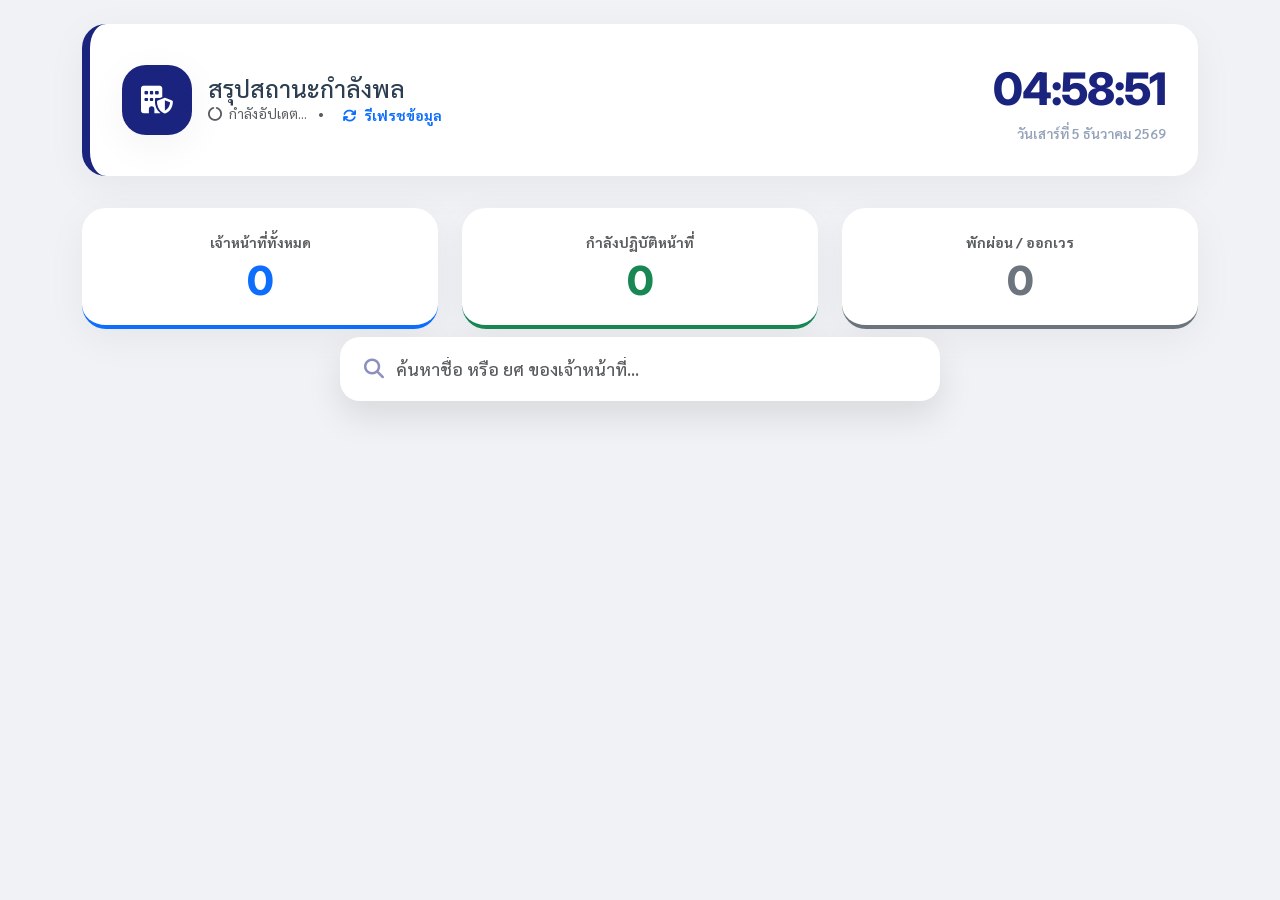
<file: dashboard.html>
<!DOCTYPE html>
<html lang="th">

<head>
    <meta charset="UTF-8">
    <meta name="viewport" content="width=device-width, initial-scale=1.0">
    <title>สถานะการปฏิบัติงาน | Police Status Dashboard</title>
    <!-- Bootstrap 5 CSS -->
    <link href="https://cdn.jsdelivr.net/npm/bootstrap@5.3.0/dist/css/bootstrap.min.css" rel="stylesheet">
    <!-- Google Fonts -->
    <link
        href="https://fonts.googleapis.com/css2?family=Sarabun:wght@300;400;500;600;700;800&family=Inter:wght@400;500;600;700;800&display=swap"
        rel="stylesheet">
    <!-- Font Awesome -->
    <link rel="stylesheet" href="https://cdnjs.cloudflare.com/ajax/libs/font-awesome/6.4.0/css/all.min.css">

    <style>
        :root {
            --police-blue: #1a237e;
            --police-light: #e8eaf6;
            --accent-gold: #ffd700;
            --bg-soft: #f0f2f5;
            --card-radius: 24px;
            --deep-shadow: 0 10px 40px rgba(0, 0, 0, 0.05);
            --on-duty-color: #2e7d32;
            --off-duty-color: #78909c;
        }

        body {
            font-family: 'Sarabun', sans-serif;
            background-color: var(--bg-soft);
            color: #2c3e50;
            min-height: 100vh;
        }

        /* ══ DASHBOARD COMPONENTS ══ */
        .p-card {
            background: #ffffff;
            border-radius: var(--card-radius);
            border: none;
            box-shadow: var(--deep-shadow);
            transition: all 0.3s ease;
        }

        .dashboard-header {
            background: #ffffff;
            border-radius: var(--card-radius);
            padding: 2rem;
            margin-bottom: 2rem;
            box-shadow: var(--deep-shadow);
            border-left: 8px solid var(--police-blue);
        }

        .clock-time {
            font-family: 'Inter', sans-serif;
            font-size: 2.8rem;
            font-weight: 800;
            color: var(--police-blue);
            letter-spacing: -1px;
        }

        /* ══ STATS ══ */
        .stat-card {
            padding: 1.5rem;
            text-align: center;
        }

        .stat-value {
            font-size: 2.5rem;
            font-weight: 800;
            line-height: 1;
            font-family: 'Inter', sans-serif;
        }

        /* ══ OFFICER GRID ══ */
        .officer-card {
            height: 100%;
            padding: 1.5rem;
            position: relative;
            overflow: hidden;
            border-top: 4px solid transparent;
        }

        .officer-card.on-duty {
            border-top-color: var(--on-duty-color);
        }

        .card-avatar {
            width: 60px;
            height: 60px;
            border-radius: 18px;
            background: var(--police-light);
            display: flex;
            align-items: center;
            justify-content: center;
            font-size: 1.5rem;
            color: var(--police-blue);
            margin-bottom: 1rem;
        }

        .status-badge {
            padding: 0.5rem 1rem;
            border-radius: 12px;
            font-weight: 700;
            font-size: 0.85rem;
            display: inline-flex;
            align-items: center;
            gap: 6px;
        }

        .badge-on {
            background: #e8f5e9;
            color: var(--on-duty-color);
        }

        .badge-off {
            background: #f1f5f9;
            color: var(--off-duty-color);
        }

        /* ══ ANIMATIONS ══ */
        .pulse-green {
            width: 8px;
            height: 8px;
            background: var(--on-duty-color);
            border-radius: 50%;
            display: inline-block;
            animation: pulse-dot 1.5s infinite;
        }

        @keyframes pulse-dot {
            0% {
                transform: scale(0.95);
                box-shadow: 0 0 0 0 rgba(46, 125, 50, 0.7);
            }

            70% {
                transform: scale(1);
                box-shadow: 0 0 0 10px rgba(46, 125, 50, 0);
            }

            100% {
                transform: scale(0.95);
                box-shadow: 0 0 0 0 rgba(46, 125, 50, 0);
            }
        }

        /* ══ SEARCH ══ */
        .search-container {
            max-width: 600px;
            margin: -1rem auto 2rem;
            position: relative;
            z-index: 10;
        }

        .search-input {
            border-radius: 20px;
            padding: 1.2rem 1.5rem 1.2rem 3.5rem;
            border: none;
            box-shadow: 0 15px 35px rgba(0, 0, 0, 0.1);
            font-size: 1.1rem;
            font-weight: 500;
        }

        .search-icon {
            position: absolute;
            left: 1.5rem;
            top: 50%;
            transform: translateY(-50%);
            color: var(--police-blue);
            opacity: 0.5;
        }

        /* ══ REFRESH BAR ══ */
        .sync-indicator {
            font-size: 0.85rem;
            color: #94a3b8;
            font-weight: 600;
        }

        #loadingScreen {
            position: fixed;
            top: 0;
            left: 0;
            width: 100%;
            height: 100%;
            background: rgba(255, 255, 255, 0.88);
            backdrop-filter: blur(8px);
            -webkit-backdrop-filter: blur(8px);
            display: none;
            flex-direction: column;
            align-items: center;
            justify-content: center;
            z-index: 99999;
            pointer-events: all;
            cursor: wait;
        }

        .spinner-premium {
            width: 50px;
            height: 50px;
            border: 4px solid var(--police-light);
            border-top: 4px solid var(--police-blue);
            border-radius: 50%;
            animation: spin 1s infinite linear;
        }

        @keyframes spin {
            100% {
                transform: rotate(360deg);
            }
        }
    </style>
</head>

<body>

    <div id="loadingScreen">
        <div class="spinner-premium"></div>
        <div class="mt-3 font-inter small fw-bold text-muted">SYNCING DATA...</div>
    </div>

    <div class="container py-4">
        <!-- Header -->

        <div class="dashboard-header d-flex flex-column flex-md-row align-items-center justify-content-between">
            <div class="d-flex align-items-center mb-4 mb-md-0">
                <div class="p-card me-3 d-flex align-items-center justify-content-center"
                    style="width: 70px; height: 70px; background: var(--police-blue); color: white;">
                    <i class="fa-solid fa-building-shield fs-3"></i>
                </div>
                <div>
                    <h1 class="h4 fw-800 mb-0">สรุปสถานะกำลังพล</h1>
                    <p class="mb-0 text-muted small fw-600">
                        <span id="lastUpdate">กำลังอัปเดต...</span>
                        <span class="mx-2">•</span>
                        <button class="btn btn-sm btn-outline-primary border-0 py-0 px-2 fw-bold"
                            onclick="fetchData(true)">
                            <i id="refreshIcon" class="fa-solid fa-arrows-rotate me-1"></i> รีเฟรชข้อมูล
                        </button>
                    </p>
                </div>
            </div>
            <div class="text-center text-md-end">
                <div class="clock-time mb-0" id="clockTime">00:00:00</div>
                <div class="sync-indicator" id="clockDate">--</div>
            </div>
        </div>

        <!-- Global Stats -->
        <div class="row g-4 mb-4">
            <div class="col-md-4">
                <div class="p-card stat-card border-bottom border-4 border-primary">
                    <div class="text-muted small fw-bold text-uppercase mb-2">เจ้าหน้าที่ทั้งหมด</div>
                    <div class="stat-value text-primary" id="statTotal">0</div>
                </div>
            </div>
            <div class="col-md-4">
                <div class="p-card stat-card border-bottom border-4 border-success">
                    <div class="text-muted small fw-bold text-uppercase mb-2">กำลังปฏิบัติหน้าที่</div>
                    <div class="stat-value text-success" id="statOnDuty">0</div>
                </div>
            </div>
            <div class="col-md-4">
                <div class="p-card stat-card border-bottom border-4 border-secondary">
                    <div class="text-muted small fw-bold text-uppercase mb-2">พักผ่อน / ออกเวร</div>
                    <div class="stat-value text-secondary" id="statOffDuty">0</div>
                </div>
            </div>
        </div>

        <!-- Search Bar -->
        <div class="search-container">
            <i class="fa-solid fa-magnifying-glass search-icon fs-5"></i>
            <input type="text" id="searchInput" class="form-control search-input"
                placeholder="ค้นหาชื่อ หรือ ยศ ของเจ้าหน้าที่..." onkeyup="filterOfficers()">
        </div>

        <!-- Grid -->
        <div class="row g-4" id="officerGrid">
            <!-- Cards generated here -->
        </div>
    </div>

    <script>
        const CONFIG = {
            CSV_URL: 'https://docs.google.com/spreadsheets/d/e/2PACX-1vTAmJRn6O3ghHHFAg04RKU3PNU4_-vMF1zA5UZ1sAAJDcMc9Js8t-lLxhkKwkLYKvqK2_8yFHQnG-Lk/pub?output=csv',
            WEB_APP_URL: 'https://script.google.com/macros/s/AKfycbzbX9M52hcMTnyFZMZdV86ZuB9qF_uBifuA7vlFSu9J0WwKRPJ-jI39hssIAhavDjb3/exec',
            REFRESH_INTERVAL: 60000 // 1 Minute
        };

        /* ══ UI UTILS ══ */
        const UI = {
            toast(type, title, msg) {
                const color = type == 'success' ? '#2e7d32' : '#c62828';
                const container = document.getElementById('toastContainer');
                if (!container) return;
                const el = document.createElement('div');
                el.className = `toast show p-card border-0 mb-3 overflow-hidden shadow-lg`;
                el.style.maxWidth = '320px';
                el.innerHTML = `
                    <div class="d-flex border-start border-4" style="border-color: ${color} !important;">
                        <div class="p-3 text-white d-flex align-items-center justify-content-center" style="background: ${color}; width: 60px;">
                            <i class="fa-solid ${type == 'success' ? 'fa-check' : 'fa-triangle-exclamation'} fa-lg"></i>
                        </div>
                        <div class="p-3 bg-white flex-grow-1">
                            <strong class="d-block mb-1" style="color: ${color}">${title}</strong>
                            <div class="small text-muted">${msg}</div>
                        </div>
                        <button type="button" class="btn-close m-2 shadow-none" data-bs-dismiss="toast" onclick="this.closest('.toast').remove()"></button>
                    </div>`;
                container.appendChild(el);
                setTimeout(() => el.remove(), 4500);
            },
            showLoading() {
                const el = document.getElementById('loadingScreen');
                el.style.display = 'flex';
                document.body.setAttribute('inert-loading', 'true');
            },
            hideLoading() {
                const el = document.getElementById('loadingScreen');
                el.style.display = 'none';
                document.body.removeAttribute('inert-loading');
            }
        };

        let allOfficers = [];
        let allWeeks = [];

        async function fetchData(isManual = false) {
            const btnRefreshIcon = document.getElementById('refreshIcon');
            const lastUpdateText = document.getElementById('lastUpdate');
            const loadingEl = document.getElementById('loadingScreen');

            try {
                // ทุกกรณี ทั้ง manual และ first load ให้แสดง overlay เต็มจอเหมือนกัน
                loadingEl.style.display = 'flex';
                document.body.style.pointerEvents = 'none';
                if (btnRefreshIcon) btnRefreshIcon.disabled = true;
                if (lastUpdateText) lastUpdateText.innerHTML = '<i class="fa-solid fa-circle-notch fa-spin me-1"></i> กำลังอัปเดต...';

                const resp = await fetch(CONFIG.WEB_APP_URL + "?load=main");
                if (!resp.ok) throw new Error('Network error');

                const result = await resp.json();
                if (result.status === 'success') {
                    allOfficers = result.data.police_users || [];
                    allWeeks = (result.data.week_master || []).reverse();
                } else {
                    throw new Error(result.message || 'Cannot fetch dashboard data');
                }

                renderDashboard();
                updateLastRefreshTime();
            } catch (e) {
                console.error("Fetch Error:", e);
                UI.toast('error', 'ข้อผิดพลาด', 'ดึงข้อมูลไม่สำเร็จ');
            } finally {
                loadingEl.style.display = 'none';
                document.body.style.pointerEvents = '';
                if (btnRefreshIcon) btnRefreshIcon.disabled = false;
            }
        }

        function populateWeekDropdown() {
            // ตอนนี้ฝังเครื่องมือคำนวณไปอยู่ที่ addRankPolice.html แล้ว ฟังก์ชันนี้เป็น stub เพื่อไม่ให้เกิดข้อผิดพลาด
            const select = document.getElementById('calcSheetName');
            if (!select) return; // ไม่มี Element ใน Dashboard แล้ว ออกไเย็ 
            const currentSelection = select.value;

            select.innerHTML = '<option value="">-- เลือกสัปดาห์ --</option>' +
                allWeeks.map(w => `<option value="${w.SHEET_NAME}">${w.SHEET_NAME}</option>`).join('');

            if (currentSelection) select.value = currentSelection;
        }

        function renderDashboard() {
            const grid = document.getElementById('officerGrid');
            const search = document.getElementById('searchInput').value.toLowerCase();

            // Filter
            const filtered = allOfficers.filter(o => {
                const text = ((o.POLICE_NAME || o.NAME || '') + ' ' + (o.ROLE || o.RANK || '')).toLowerCase();
                return text.includes(search);
            });

            // Re-order: On Duty first
            filtered.sort((a, b) => (b.ON_DULTY == 'Y' ? 1 : 0) - (a.ON_DULTY == 'Y' ? 1 : 0));

            // Stats
            document.getElementById('statTotal').textContent = allOfficers.length;
            document.getElementById('statOnDuty').textContent = allOfficers.filter(o => o.ON_DULTY == 'Y').length;
            document.getElementById('statOffDuty').textContent = allOfficers.filter(o => o.ON_DULTY != 'Y').length;

            if (filtered.length === 0) {
                grid.innerHTML = '<div class="col-12 text-center py-5 text-muted fw-bold">ไม่พบรายชื่อที่ค้นหา</div>';
                return;
            }

            grid.innerHTML = filtered.map(o => {
                const isOn = o.ON_DULTY == 'Y';
                return `
                    <div class="col-sm-6 col-lg-4 col-xl-3 animate__animated animate__fadeIn">
                        <div class="p-card officer-card ${isOn ? 'on-duty' : ''}">
                            <div class="d-flex justify-content-between align-items-start">
                                <div class="card-avatar">
                                    <i class="fa-solid fa-user-shield"></i>
                                </div>
                                <div class="status-badge ${isOn ? 'badge-on' : 'badge-off'}">
                                    ${isOn ? '<span class="pulse-green"></span> ปฏิบัติหน้าที่' : 'ออกเวร / พัก'}
                                </div>
                            </div>
                            <h5 class="fw-800 mb-1">${o.POLICE_NAME || o.NAME || 'ไม่มีชื่อ'}</h5>
                            <p class="text-muted small fw-600 mb-2">${o.ROLE || o.RANK || 'เจ้าหน้าที่'}</p>
                            
                            <div class="d-flex justify-content-between align-items-center mt-3 pt-2 border-top">
                                <div class="text-primary fw-700" style="font-size: 0.75rem;">
                                    <i class="fa-solid fa-clock-rotate-left me-1"></i> ${o.WORK_TIME || o.HOURS_SERVED || '00:00'} ชม.
                                </div>
                                <div class="text-uppercase text-muted fw-700" style="font-size: 0.65rem; letter-spacing: 0.5px;">
                                    CODE: ${o.POLICE_CODE || 'N/A'}
                                </div>
                            </div>
                        </div>
                    </div>
                `;
            }).join('');
        }

        function filterOfficers() {
            renderDashboard();
        }

        function updateLastRefreshTime() {
            const now = new Date();
            document.getElementById('lastUpdate').textContent = `อัปเดตล่าสุดเมื่อ ${now.toLocaleTimeString('th-TH')}`;
        }

        function startClock() {
            const tick = () => {
                const n = new Date();
                document.getElementById('clockTime').textContent = n.toLocaleTimeString('th-TH', { hour12: false });
                document.getElementById('clockDate').textContent = n.toLocaleDateString('th-TH', {
                    year: 'numeric', month: 'long', day: 'numeric', weekday: 'long'
                });
            };
            tick(); setInterval(tick, 1000);
        }

        // Init
        document.addEventListener('DOMContentLoaded', () => {
            startClock();
            fetchData();
        });
    </script>

    <!-- Animation Library -->
    <link rel="stylesheet" href="https://cdnjs.cloudflare.com/ajax/libs/animate.css/4.1.1/animate.min.css" />
</body>

</html>
</file>
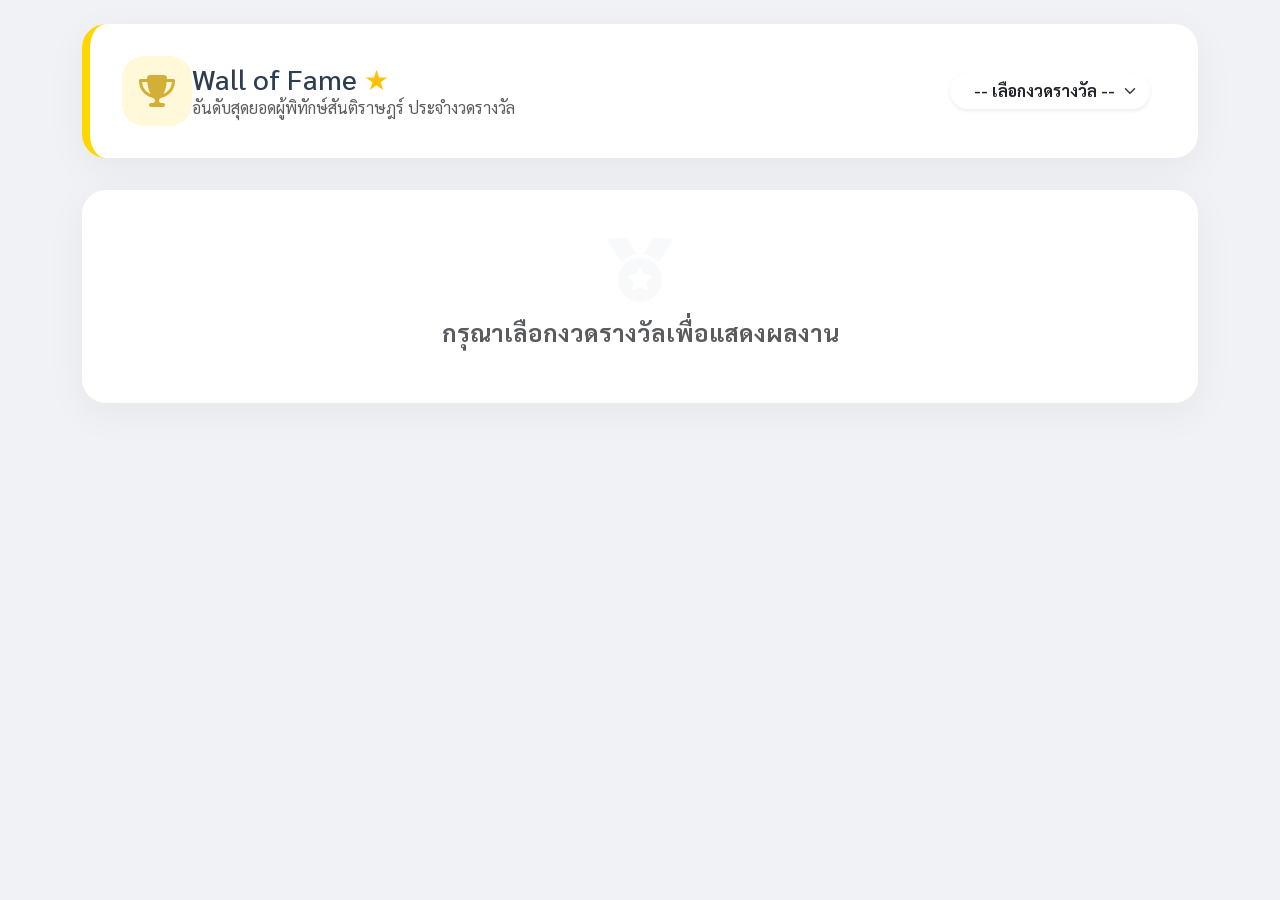
<file: leaderboard.html>
<!DOCTYPE html>
<html lang="th">

<head>
    <meta charset="UTF-8">
    <meta name="viewport" content="width=device-width, initial-scale=1.0">
    <title>Wall of Fame | Police Time Checkout</title>
    <!-- Bootstrap 5 -->
    <link href="https://cdn.jsdelivr.net/npm/bootstrap@5.3.0/dist/css/bootstrap.min.css" rel="stylesheet">
    <!-- Google Fonts -->
    <link
        href="https://fonts.googleapis.com/css2?family=Sarabun:wght@300;400;500;600;700;800&family=Inter:wght@400;500;600;700;800&display=swap"
        rel="stylesheet">
    <!-- Font Awesome -->
    <link rel="stylesheet" href="https://cdnjs.cloudflare.com/ajax/libs/font-awesome/6.4.0/css/all.min.css">

    <style>
        :root {
            --police-blue: #1a237e;
            --police-light: #e8eaf6;
            --accent-gold: #ffd700;
            --accent-silver: #c0c0c0;
            --accent-bronze: #cd7f32;
            --bg-soft: #f0f2f5;
            --card-radius: 24px;
            --deep-shadow: 0 10px 40px rgba(0, 0, 0, 0.05);
        }

        body {
            font-family: 'Sarabun', sans-serif;
            background-color: var(--bg-soft);
            color: #2c3e50;
            min-height: 100vh;
        }

        .font-inter {
            font-family: 'Inter', sans-serif;
        }

        .p-card {
            background: #ffffff;
            border-radius: var(--card-radius);
            border: none;
            box-shadow: var(--deep-shadow);
        }

        .dashboard-header {
            background: #ffffff;
            border-radius: var(--card-radius);
            padding: 2rem;
            margin-bottom: 2rem;
            box-shadow: var(--deep-shadow);
            border-left: 8px solid var(--accent-gold);
            display: flex;
            align-items: center;
        }

        .logo-box {
            width: 70px;
            height: 70px;
            background: rgba(255, 215, 0, 0.15);
            border-radius: 22px;
            display: flex;
            align-items: center;
            justify-content: center;
            color: #d4af37;
            font-size: 2rem;
            margin-right: 1.5rem;
        }

        /* ══ TOP 3 PODIUM ══ */
        .podium-container {
            display: flex;
            align-items: flex-end;
            justify-content: center;
            gap: 20px;
            margin-top: 30px;
            margin-bottom: 40px;
        }

        .podium-item {
            display: flex;
            flex-direction: column;
            align-items: center;
            text-align: center;
            position: relative;
        }

        .podium-avatar {
            width: 100px;
            height: 100px;
            border-radius: 50%;
            object-fit: cover;
            border: 4px solid white;
            box-shadow: 0 5px 15px rgba(0, 0, 0, 0.1);
            background: #e9ecef;
            z-index: 2;
        }

        .rank-1 .podium-avatar {
            width: 130px;
            height: 130px;
            border-color: var(--accent-gold);
            box-shadow: 0 0 25px rgba(255, 215, 0, 0.4);
        }

        .rank-2 .podium-avatar {
            border-color: var(--accent-silver);
        }

        .rank-3 .podium-avatar {
            border-color: var(--accent-bronze);
        }

        .rank-badge {
            width: 35px;
            height: 35px;
            border-radius: 50%;
            display: flex;
            align-items: center;
            justify-content: center;
            font-weight: 800;
            color: white;
            position: absolute;
            bottom: -10px;
            z-index: 3;
            box-shadow: 0 3px 10px rgba(0, 0, 0, 0.2);
        }

        .rank-1 {
            order: 2;
            z-index: 5;
            margin-bottom: 20px;
        }

        .rank-2 {
            order: 1;
            z-index: 4;
        }

        .rank-3 {
            order: 3;
            z-index: 3;
        }

        .rank-1 .rank-badge {
            background: linear-gradient(135deg, #FFD700, #FDB931);
            width: 45px;
            height: 45px;
            font-size: 1.2rem;
            bottom: -15px;
        }

        .rank-2 .rank-badge {
            background: linear-gradient(135deg, #E0E0E0, #9E9E9E);
        }

        .rank-3 .rank-badge {
            background: linear-gradient(135deg, #CD7F32, #A0522D);
        }

        .crown {
            position: absolute;
            top: -35px;
            color: var(--accent-gold);
            font-size: 2rem;
            filter: drop-shadow(0 2px 5px rgba(255, 215, 0, 0.5));
            animation: float 3s ease-in-out infinite;
        }

        @keyframes float {
            0% {
                transform: translateY(0px);
            }

            50% {
                transform: translateY(-10px);
            }

            100% {
                transform: translateY(0px);
            }
        }

        /* ══ LIST RANKING ══ */
        .rank-list-item {
            background: white;
            border-radius: 16px;
            padding: 15px 20px;
            margin-bottom: 15px;
            display: flex;
            align-items: center;
            box-shadow: 0 4px 15px rgba(0, 0, 0, 0.02);
            transition: transform 0.2s;
        }

        .rank-list-item:hover {
            transform: scale(1.01);
            box-shadow: 0 8px 25px rgba(0, 0, 0, 0.05);
        }

        .list-rank-num {
            font-size: 1.2rem;
            font-weight: 800;
            color: #95a5a6;
            width: 40px;
        }

        .list-avatar {
            width: 50px;
            height: 50px;
            border-radius: 50%;
            margin-right: 15px;
            background: #e9ecef;
            object-fit: cover;
        }
    </style>
</head>

<body>
    <div class="container py-4">

        <!-- Header -->
        <div class="dashboard-header flex-column flex-md-row text-center text-md-start">
            <div class="logo-box mx-auto mx-md-0 mb-3 mb-md-0">
                <i class="fa-solid fa-trophy"></i>
            </div>
            <div class="flex-grow-1">
                <h1 class="h3 fw-800 mb-0">Wall of Fame <span class="text-warning">★</span></h1>
                <p class="mb-0 text-muted">อันดับสุดยอดผู้พิทักษ์สันติราษฎร์ ประจำงวดรางวัล</p>
            </div>

            <!-- Period Selector -->
            <div class="mt-3 mt-md-0 me-md-3" style="min-width: 200px;">
                <select id="periodSelect" class="form-select border-0 shadow-sm rounded-pill px-4 fw-bold"
                    onchange="renderLeaderboard()">
                    <option value="">-- เลือกงวดรางวัล --</option>
                </select>
            </div>

            <!-- Navigation Back -->
            <!-- <div class="mt-3 mt-md-0">
                <a href="main.html" class="btn btn-light rounded-pill px-4 fw-bold shadow-sm">
                    <i class="fa-solid fa-arrow-left me-2"></i> กลับหน้าหลัก
                </a>
            </div> -->
        </div>

        <!-- Podium Section -->
        <div id="podium-area" class="card p-card mb-4 d-none"
            style="background: linear-gradient(to bottom, #ffffff, #f8f9fc);">
            <div class="card-body p-4 p-md-5">
                <div class="text-center mb-4">
                    <h4 class="fw-800 text-uppercase" style="color: var(--police-blue); letter-spacing: 1px;">Top 3
                        Officers of the Period</h4>
                </div>
                <div class="podium-container" id="podiumRow">
                    <!-- Dynamic Podium -->
                </div>
            </div>
        </div>

        <!-- Empty State -->
        <div id="empty-state" class="p-card p-5 text-center mb-4">
            <i class="fa-solid fa-medal fa-4x text-light mb-3"></i>
            <h4 class="fw-bold text-muted">กรุณาเลือกงวดรางวัลเพื่อแสดงผลงาน</h4>
        </div>

        <!-- Remaining Ranking List -->
        <div id="list-area" class="card p-card d-none">
            <div class="card-body p-4">
                <h5 class="fw-800 mb-4"><i class="fa-solid fa-ranking-star me-2 text-primary"></i>
                    อันดับผู้ปฏิบัติหน้าที่ยอดเยี่ยมท่านอื่นๆ</h5>
                <div id="rankingList">
                    <!-- Dynamic List -->
                </div>
            </div>
        </div>
    </div>

    <!-- Script -->
    <script>
        const CONFIG = {
            WEB_APP_URL: 'https://script.google.com/macros/s/AKfycbzbX9M52hcMTnyFZMZdV86ZuB9qF_uBifuA7vlFSu9J0WwKRPJ-jI39hssIAhavDjb3/exec'
        };

        let wallOfFameData = [];
        let rewardMaster = [];
        let policeUsers = [];

        document.addEventListener('DOMContentLoaded', async () => {
            await fetchData();
        });

        async function fetchData() {
            try {
                const response = await fetch(CONFIG.WEB_APP_URL + "?load=leaderboard");
                const result = await response.json();

                if (result.status === 'success') {
                    wallOfFameData = result.data.wall_of_fame || [];
                    policeUsers = result.data.police_users || [];

                    populatePeriods();
                }
            } catch (e) {
                console.error("Fetch Error:", e);
            }
        }

        function populatePeriods() {
            const select = document.getElementById('periodSelect');

            // ดึงชื่อรอบทั้งหมดที่มีอยู่ใน WALL_OF_FAME และตัดตัวซ้ำ
            const existingPeriods = [...new Set(wallOfFameData.map(d => d.PERIOD))].reverse();

            let optionsHtml = '<option value="">-- เลือกงวดรางวัล --</option>';

            if (existingPeriods.length > 0) {
                existingPeriods.forEach(p => {
                    optionsHtml += `<option value="${p}">${p}</option>`;
                });
            }

            select.innerHTML = optionsHtml;

            // เลือกงวดล่าสุดให้เป็นค่าเริ่มต้น
            if (existingPeriods.length > 0) {
                select.value = existingPeriods[0];
            }

            renderLeaderboard();
        }

        function getPoliceInfo(code) {
            const u = policeUsers.find(user => (user.POLICE_CODE || user.ID) == code);
            return u || { RANK: 'เจ้าหน้าที่', PIC_URL: '' };
        }

        function renderLeaderboard() {
            const period = document.getElementById('periodSelect').value;
            const podiumArea = document.getElementById('podium-area');
            const listArea = document.getElementById('list-area');
            const emptyState = document.getElementById('empty-state');
            const podiumRow = document.getElementById('podiumRow');
            const rankingList = document.getElementById('rankingList');

            if (!period) {
                podiumArea.classList.add('d-none');
                listArea.classList.add('d-none');
                emptyState.classList.remove('d-none');
                return;
            }

            const filtered = wallOfFameData.filter(d => d.PERIOD === period)
                .sort((a, b) => parseInt(a.RANK) - parseInt(b.RANK));

            if (filtered.length === 0) {
                podiumArea.classList.add('d-none');
                listArea.classList.add('d-none');
                emptyState.classList.remove('d-none');
                emptyState.innerHTML = `<i class="fa-solid fa-circle-exclamation fa-3x text-warning mb-3"></i><h4 class="fw-bold">ไม่พบข้อมูลสรุปในงวดนี้</h4>`;
                return;
            }

            emptyState.classList.add('d-none');
            podiumArea.classList.remove('d-none');

            // Render Podium (Top 3)
            const top3 = filtered.slice(0, 3);
            const podiumPositions = [
                { rank: 2, data: top3.find(d => d.RANK == "2") },
                { rank: 1, data: top3.find(d => d.RANK == "1") },
                { rank: 3, data: top3.find(d => d.RANK == "3") }
            ];

            podiumRow.innerHTML = podiumPositions.map(pos => {
                if (!pos.data) return `<div class="podium-item rank-${pos.rank}" style="opacity:0; visibility:hidden;"></div>`;

                const info = getPoliceInfo(pos.data.POLICE_CODE);
                const avatar = info.PIC_URL || `https://ui-avatars.com/api/?name=${encodeURIComponent(pos.data.NAME)}&background=random`;

                return `
                    <div class="podium-item rank-${pos.rank}">
                        <div class="position-relative mb-4">
                            ${pos.rank == 1 ? '<i class="fa-solid fa-crown crown"></i>' : ''}
                            <img src="${avatar}" class="podium-avatar" alt="Officer">
                            <div class="rank-badge">${pos.rank}</div>
                        </div>
                        <h5 class="${pos.rank == 1 ? 'fw-800' : 'fw-700'} mb-0">${pos.data.NAME}</h5>
                        <p class="text-muted small mb-1">${info.RANK || '-'}</p>
                        <span class="badge ${pos.rank == 1 ? 'bg-warning text-dark' : 'bg-light text-dark'} shadow-sm px-3 py-2 font-inter fw-bold">
                            ${pos.data.HOURS_SERVED} hrs
                        </span>
                    </div>
                `;
            }).join('');

            // Render List (Rank 4 ขึ้นไป) - กรองด้วย RANK จริง ไม่ใช่แค่ slice
            const remain = filtered.filter(d => parseInt(d.RANK) > 3);
            if (remain.length > 0) {
                listArea.classList.remove('d-none');
                rankingList.innerHTML = remain.map(d => {
                    const info = getPoliceInfo(d.POLICE_CODE);
                    const avatar = info.PIC_URL || `https://ui-avatars.com/api/?name=${encodeURIComponent(d.NAME)}&background=random`;

                    return `
                        <div class="rank-list-item">
                            <div class="list-rank-num">${d.RANK}</div>
                            <img src="${avatar}" class="list-avatar" alt="User" onerror="this.src='https://ui-avatars.com/api/?name=${encodeURIComponent(d.NAME)}&background=random'">
                            <div class="flex-grow-1">
                                <h6 class="fw-700 mb-0">${d.NAME}</h6>
                                <span class="text-muted small">${info.RANK || '-'}</span>
                            </div>
                            <div class="font-inter fw-bold fs-5 text-primary">${d.HOURS_SERVED} <span class="fs-6 text-muted">hrs</span></div>
                        </div>
                    `;
                }).join('');
            } else {
                listArea.classList.add('d-none');
            }
        }
    </script>
</body>

</html>
</file>
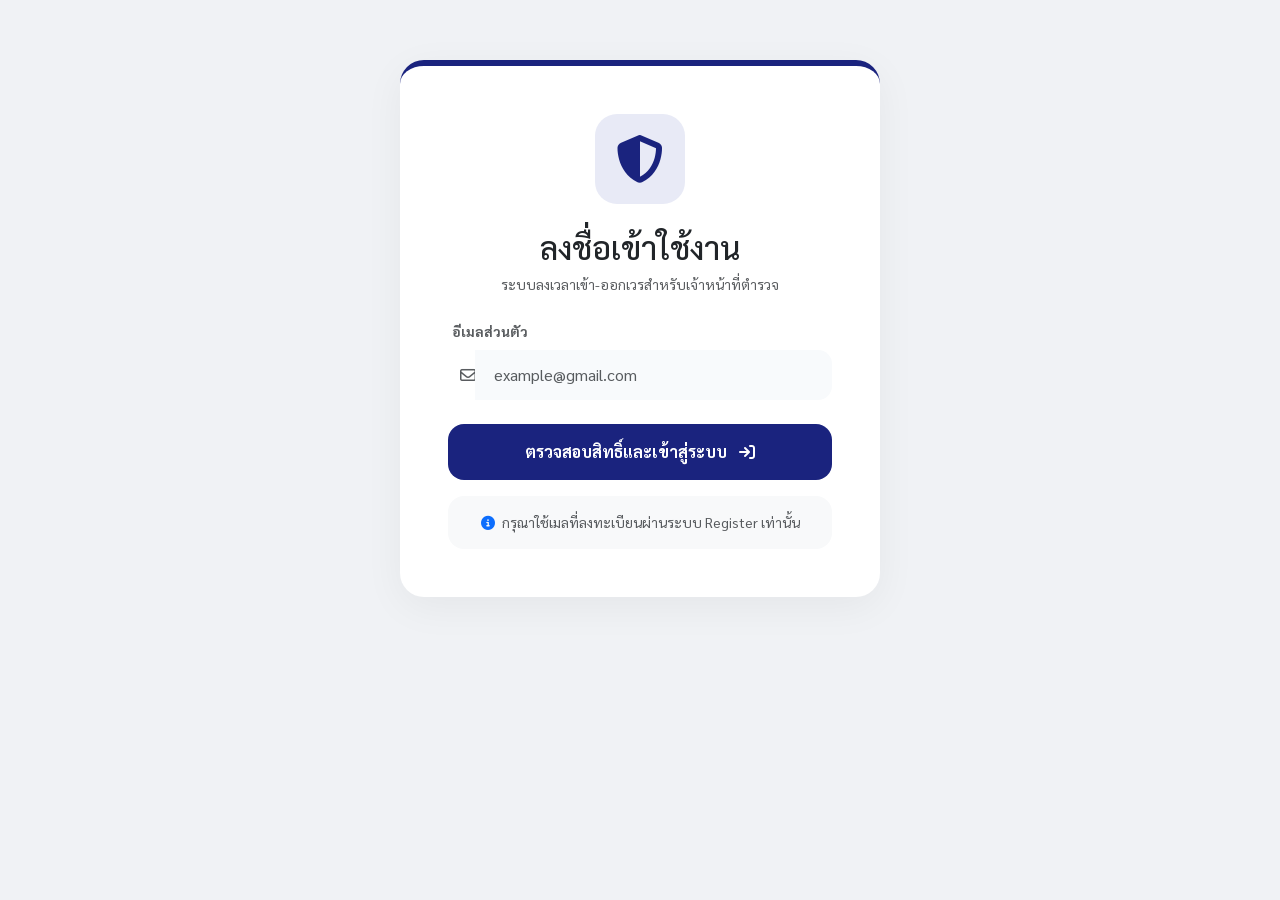
<file: main.html>
<!DOCTYPE html>
<html lang="th">

<head>
    <meta charset="UTF-8">
    <meta name="viewport" content="width=device-width, initial-scale=1.0">
    <title>ระบบลงเวลาเข้า-ออกเวร | Police Time Checkout</title>
    <!-- Bootstrap 5 CSS -->
    <link href="https://cdn.jsdelivr.net/npm/bootstrap@5.3.0/dist/css/bootstrap.min.css" rel="stylesheet">
    <!-- Google Fonts -->
    <link
        href="https://fonts.googleapis.com/css2?family=Sarabun:wght@300;400;500;600;700;800&family=Inter:wght@400;500;600;700;800&display=swap"
        rel="stylesheet">
    <!-- Font Awesome (for icons) -->
    <link rel="stylesheet" href="https://cdnjs.cloudflare.com/ajax/libs/font-awesome/6.4.0/css/all.min.css">

    <style>
        :root {
            --police-blue: #1a237e;
            --police-light: #e8eaf6;
            --accent-gold: #ffd700;
            --bg-soft: #f0f2f5;
            --card-radius: 24px;
            --deep-shadow: 0 10px 40px rgba(0, 0, 0, 0.05);
            --glass-bg: rgba(255, 255, 255, 0.85);
        }

        body {
            font-family: 'Sarabun', sans-serif;
            background-color: var(--bg-soft);
            color: #2c3e50;
            min-height: 100vh;
        }

        .font-inter {
            font-family: 'Inter', sans-serif;
        }

        /* ══ PREMIUM CARDS ══ */
        .p-card {
            background: #ffffff;
            border-radius: var(--card-radius);
            border: none;
            box-shadow: var(--deep-shadow);
            transition: transform 0.3s ease, box-shadow 0.3s ease;
        }

        .p-card:hover {
            box-shadow: 0 15px 50px rgba(0, 0, 0, 0.08);
        }

        /* ══ LOGIN SCREEN ══ */
        #view-auth {
            min-height: 90vh;
            display: flex;
            align-items: flex-start;
            justify-content: center;
            padding-top: 60px;
        }

        .login-card {
            max-width: 480px;
            width: 100%;
            border-top: 6px solid var(--police-blue);
        }

        .logo-box {
            width: 90px;
            height: 90px;
            background: var(--police-light);
            border-radius: 22px;
            display: flex;
            align-items: center;
            justify-content: center;
            margin: 0 auto 24px;
            color: var(--police-blue);
        }

        /* ══ DASHBOARD HEADER ══ */
        .dashboard-header {
            background: #ffffff;
            border-radius: var(--card-radius);
            padding: 2rem;
            margin-bottom: 2rem;
            box-shadow: var(--deep-shadow);
            position: relative;
            overflow: hidden;
            border-left: 8px solid var(--police-blue);
        }

        .clock-time {
            font-family: 'Inter', sans-serif;
            font-size: 2.8rem;
            font-weight: 800;
            color: var(--police-blue);
            letter-spacing: -1px;
        }

        .clock-date {
            font-size: 0.95rem;
            color: #7f8c8d;
            font-weight: 500;
        }

        /* ══ STATUS BADGES ══ */
        .status-indicator {
            padding: 1rem;
            border-radius: 18px;
            font-weight: 700;
            display: inline-flex;
            align-items: center;
            gap: 10px;
            width: 100%;
            justify-content: center;
        }

        .status-on-duty {
            background: #e8f5e9;
            color: #2e7d32;
        }

        .status-off-duty {
            background: #ffebee;
            color: #c62828;
        }

        /* ══ INPUTS & BUTTONS ══ */
        .form-control-luxe {
            border-radius: 14px;
            padding: 0.8rem 1.2rem;
            border: 2px solid #edf2f7;
            background: #f8fafc;
            transition: all 0.3s ease;
        }

        .form-control-luxe:focus {
            border-color: var(--police-blue);
            box-shadow: 0 0 0 4px rgba(26, 35, 126, 0.1);
            background: #fff;
        }

        .btn-luxe {
            border-radius: 16px;
            padding: 1rem 1.5rem;
            font-weight: 700;
            transition: all 0.3s cubic-bezier(0.175, 0.885, 0.32, 1.275);
            border: none;
        }

        .btn-luxe:active {
            transform: scale(0.96);
        }

        .btn-primary-luxe {
            background: var(--police-blue);
            color: white;
        }

        .btn-primary-luxe:hover {
            background: #0d1642;
            color: white;
            box-shadow: 0 8px 25px rgba(26, 35, 126, 0.25);
        }

        /* ══ LOADING SCREEN ══ */
        #loadingScreen {
            position: fixed;
            top: 0;
            left: 0;
            width: 100%;
            height: 100%;
            background: rgba(255, 255, 255, 0.88);
            backdrop-filter: blur(10px);
            -webkit-backdrop-filter: blur(10px);
            display: none;
            flex-direction: column;
            align-items: center;
            justify-content: center;
            z-index: 99999;
            pointer-events: all;
            cursor: wait;
        }

        .spinner-premium {
            width: 60px;
            height: 60px;
            border: 4px solid var(--police-light);
            border-top: 4px solid var(--police-blue);
            border-radius: 50%;
            animation: spin 1s infinite cubic-bezier(0.5, 0, 0.5, 1);
        }

        @keyframes spin {
            0% {
                transform: rotate(0deg);
            }

            100% {
                transform: rotate(360deg);
            }
        }

        .d-none {
            display: none !important;
        }

        .readonly-luxe {
            background-color: #f8fafc !important;
            border-color: #f1f5f9 !important;
            color: #475569 !important;
            font-weight: 600;
        }

        .toast-container {
            position: fixed;
            top: 24px;
            right: 24px;
            z-index: 10000;
        }

        /* ══ REFINED COMPONENTS ══ */
        .info-block {
            background: #f8fafc;
            border-radius: 18px;
            padding: 1.25rem;
            position: relative;
            border: 1px solid #f1f5f9;
        }

        .status-glow-on {
            box-shadow: 0 0 15px rgba(46, 125, 50, 0.2);
            animation: glow-green 2s infinite;
        }

        @keyframes glow-green {
            0% {
                box-shadow: 0 0 5px rgba(46, 125, 50, 0.2);
            }

            50% {
                box-shadow: 0 0 20px rgba(46, 125, 50, 0.4);
            }

            100% {
                box-shadow: 0 0 5px rgba(46, 125, 50, 0.2);
            }
        }

        .btn-action-luxe {
            height: 110px;
            display: flex;
            flex-direction: column;
            align-items: center;
            justify-content: center;
            gap: 10px;
            font-size: 1rem;
            line-height: 1.2;
            transition: all 0.3s cubic-bezier(0.175, 0.885, 0.32, 1.275);
        }

        .btn-action-luxe:hover {
            transform: translateY(-5px);
        }

        .btn-action-luxe i {
            font-size: 1.8rem;
        }
    </style>
</head>

<body>

    <!-- ══ LOADING SCREEN ══ -->
    <div id="loadingScreen">
        <div class="spinner-premium"></div>
        <div class="mt-3 fw-bold text-primary font-inter small">PROCESSING...</div>
    </div>

    <div class="toast-container" id="toastContainer"></div>

    <!-- ══ VIEW: LOGIN ══ -->
    <div id="view-auth" class="container">
        <div class="card p-card login-card p-4 p-md-5">
            <div class="text-center">
                <div class="logo-box">
                    <i class="fa-solid fa-shield-halved fa-3x"></i>
                </div>
                <h2 class="fw-800 mb-2">ลงชื่อเข้าใช้งาน</h2>
                <p class="text-muted mb-4 small fw-500">ระบบลงเวลาเข้า-ออกเวรสำหรับเจ้าหน้าที่ตำรวจ</p>
            </div>

            <div class="mb-4">
                <label class="form-label small fw-bold text-muted ps-1 text-uppercase">อีเมลส่วนตัว</label>
                <div class="input-group">
                    <span class="input-group-text bg-transparent border-0 pe-0"><i
                            class="fa-regular fa-envelope text-muted"></i></span>
                    <input type="email" id="emailInput" class="form-control form-control-luxe border-0 shadow-none"
                        placeholder="example@gmail.com">
                </div>
            </div>

            <button class="btn btn-luxe btn-primary-luxe w-100 py-3 mb-3" id="btnLogin" onclick="loginWithEmail()">
                ตรวจสอบสิทธิ์และเข้าสู่ระบบ <i class="fa-solid fa-arrow-right-to-bracket ms-2"></i>
            </button>

            <div class="text-center">
                <div class="p-3 bg-light rounded-4 small text-muted">
                    <i class="fa-solid fa-circle-info me-1 text-primary"></i>
                    กรุณาใช้เมลที่ลงทะเบียนผ่านระบบ Register เท่านั้น
                </div>
            </div>
        </div>
    </div>

    <!-- ══ VIEW: MAIN DASHBOARD ══ -->
    <div id="view-main" class="container py-4 d-none">
        <!-- Header -->
        <div class="dashboard-header d-flex flex-column flex-md-row align-items-center justify-content-between">
            <div class="d-flex align-items-center mb-4 mb-md-0">
                <div class="logo-box me-3 mb-0 shadow-sm" style="width: 70px; height: 70px;">
                    <i class="fa-solid fa-building-shield fs-3"></i>
                </div>
                <div>
                    <h1 class="h4 fw-800 mb-0">ระบบลงเวลาปฏิบัติราชการ</h1>
                    <p class="mb-0 text-muted small">Police Check-in/Out Management System</p>
                </div>
            </div>
            <div class="text-center text-md-end">
                <div class="clock-time mb-0" id="clockTime">00:00:00</div>
                <div class="clock-date" id="clockDate">--</div>
            </div>
        </div>

        <div class="row g-4">
            <!-- Action Panel -->
            <div class="col-lg-5">
                <div class="card p-card h-100">
                    <div class="card-body p-4">
                        <div class="d-flex justify-content-between align-items-start mb-4">
                            <h5 class="fw-800 mb-0"><i class="fa-solid fa-fingerprint me-2 text-primary"></i> บันทึกเวลา
                            </h5>
                            <button class="btn btn-link text-decoration-none text-danger fw-bold p-0 small"
                                onclick="logout()">
                                <i class="fa-solid fa-power-off me-1"></i> ออกจากระบบ
                            </button>
                        </div>

                        <!-- User Identity -->
                        <div class="mb-4">
                            <div class="info-block mb-3">
                                <label
                                    class="small text-muted fw-bold text-uppercase d-block mb-1">เจ้าหน้าที่ผู้ลงเวลา</label>
                                <div class="d-flex align-items-center">
                                    <i class="fa-solid fa-user-tie text-primary me-3 opacity-50"></i>
                                    <input type="text" id="displayUserName"
                                        class="form-control border-0 bg-transparent fw-800 p-0 fs-5" readonly>
                                </div>
                            </div>
                            <div class="info-block mb-3">
                                <label class="small text-muted fw-bold text-uppercase d-block mb-1">ตำแหน่ง / ยศ</label>
                                <div class="d-flex align-items-center">
                                    <i class="fa-solid fa-id-badge text-primary me-3 opacity-50"></i>
                                    <input type="text" id="displayUserDetail"
                                        class="form-control border-0 bg-transparent fw-700 p-0 fs-6" readonly>
                                </div>
                            </div>
                        </div>

                        <!-- Status Display -->
                        <div class="mb-4 text-center">
                            <div id="statMyStatus" class="status-indicator">--</div>
                            <div class="small text-muted mt-2">สถานะปัจจุบันของคุณ</div>
                        </div>

                        <div class="row g-3">
                            <div class="col-6">
                                <button id="btnCheckIn"
                                    class="btn btn-luxe btn-success btn-action-luxe w-100 shadow-sm border-0"
                                    onclick="recordAction('in')">
                                    <i class="fa-solid fa-circle-check"></i>
                                    <span>เช็คอินเข้าเวร</span>
                                </button>
                            </div>
                            <div class="col-6">
                                <button id="btnCheckOut"
                                    class="btn btn-luxe btn-danger btn-action-luxe w-100 shadow-sm border-0"
                                    onclick="recordAction('out')">
                                    <i class="fa-solid fa-door-open"></i>
                                    <span>เช็คเอาต์ออกเวร</span>
                                </button>
                            </div>
                        </div>
                    </div>
                </div>
            </div>

            <!-- History Panel -->
            <div class="col-lg-7">
                <div class="card p-card h-100">
                    <div class="card-body p-4">
                        <div class="d-flex justify-content-between align-items-center mb-4">
                            <h5 class="fw-800 mb-0"><i class="fa-solid fa-clock-rotate-left me-2 text-primary"></i>
                                ประวัติสัปดาห์นี้</h5>
                            <span class="badge bg-primary rounded-pill px-3 py-2 fw-bold" id="statMyCount">0
                                ครั้ง</span>
                        </div>

                        <div class="table-responsive">
                            <table class="table table-borderless align-middle">
                                <thead>
                                    <tr class="text-muted small text-uppercase">
                                        <th class="ps-0 border-bottom">กิจกรรม</th>
                                        <th class="border-bottom">เวลาบันทึก</th>
                                        <th class="text-end border-bottom">วันที่</th>
                                    </tr>
                                </thead>
                                <tbody id="logTbody">
                                    <tr>
                                        <td colspan="3" class="text-center py-5 text-muted small">
                                            ยังไม่มีรายการบันทึกในวันนี้</td>
                                    </tr>
                                </tbody>
                            </table>
                        </div>

                        <!-- Bootstrap Pagination -->
                        <nav aria-label="Logs pagination" class="mt-4">
                            <ul id="paginationContainer" class="pagination pagination-sm justify-content-center"></ul>
                        </nav>
                    </div>
                </div>
            </div>
        </div>
    </div>

    <!-- ══ MODAL: UPCOMING EVENTS ══ -->
    <div class="modal fade" id="upcomingEventsModal" tabindex="-1">
        <div class="modal-dialog modal-dialog-centered modal-lg">
            <div class="modal-content border-0 shadow-lg" style="border-radius: 28px; overflow: hidden;">
                <div class="modal-header border-0 bg-primary text-white p-4">
                    <div class="d-flex align-items-center">
                        <div class="bg-white bg-opacity-20 rounded-circle p-3 me-3">
                            <i class="fa-solid fa-calendar-check fs-4"></i>
                        </div>
                        <div>
                            <h5 class="modal-title fw-800 mb-0">ภารกิจที่กำลังจะมาถึง (7 วันข้างหน้า)</h5>
                            <small class="opacity-75">Upcoming Missions & Events</small>
                        </div>
                    </div>
                    <button type="button" class="btn-close btn-close-white" data-bs-dismiss="modal"></button>
                </div>
                <div class="modal-body p-4 bg-light bg-opacity-50" id="upcomingEventsList"
                    style="max-height: 60vh; overflow-y: auto;">
                    <!-- Events injected here -->
                </div>
                <div class="modal-footer border-0 p-4">
                    <button type="button" class="btn btn-primary-luxe rounded-pill px-5 fw-bold"
                        data-bs-dismiss="modal">รับทราบ</button>
                </div>
            </div>
        </div>
    </div>

    <script>
        /* ══ CONFIGURATION ══ */
        const CONFIG = {
            CSV_URL: 'https://docs.google.com/spreadsheets/d/e/2PACX-1vTAmJRn6O3ghHHFAg04RKU3PNU4_-vMF1zA5UZ1sAAJDcMc9Js8t-lLxhkKwkLYKvqK2_8yFHQnG-Lk/pub?output=csv',
            WEB_APP_URL: 'https://script.google.com/macros/s/AKfycbzbX9M52hcMTnyFZMZdV86ZuB9qF_uBifuA7vlFSu9J0WwKRPJ-jI39hssIAhavDjb3/exec',
            STORAGE_KEY: 'police_v3_personalized_logs',
            MAX_LOGS: 500
        };

        const State = {
            logs: [],
            currentPage: 1,
            itemsPerPage: 5
        };

        const Session = {
            getUser() { return JSON.parse(sessionStorage.getItem('police_logged_user') || 'null'); },
            setUser(user) { sessionStorage.setItem('police_logged_user', JSON.stringify(user)); },
            clear() { sessionStorage.removeItem('police_logged_user'); }
        };

        let upcomingModal;

        /* ══ UI UTILS ══ */
        const UI = {
            toast(type, title, msg) {
                const color = type == 'success' ? '#2e7d32' : '#c62828';
                const container = document.getElementById('toastContainer');
                const el = document.createElement('div');
                el.className = `toast show p-card border-0 mb-3 overflow-hidden shadow-lg`;
                el.style.maxWidth = '320px';
                el.innerHTML = `
                    <div class="d-flex border-start border-4" style="border-color: ${color} !important;">
                        <div class="p-3 text-white d-flex align-items-center justify-content-center" style="background: ${color}; width: 60px;">
                            <i class="fa-solid ${type == 'success' ? 'fa-check' : 'fa-triangle-exclamation'} fa-lg"></i>
                        </div>
                        <div class="p-3 bg-white flex-grow-1">
                            <strong class="d-block mb-1" style="color: ${color}">${title}</strong>
                            <div class="small text-muted">${msg}</div>
                        </div>
                        <button type="button" class="btn-close m-2 shadow-none" data-bs-dismiss="toast" onclick="this.closest('.toast').remove()"></button>
                    </div>`;
                container.appendChild(el);
                setTimeout(() => el.remove(), 4500);
            },
            showLoading() {
                document.getElementById('loadingScreen').style.display = 'flex';
                document.body.style.pointerEvents = 'none';
            },
            hideLoading() {
                document.getElementById('loadingScreen').style.display = 'none';
                document.body.style.pointerEvents = '';
            }
        };

        /* ══ AUTH LOGIC ══ */
        async function loginWithEmail() {
            const email = document.getElementById('emailInput').value.trim();
            if (!email) { UI.toast('error', 'แจ้งเตือน', 'กรุณากรอกอีเมลที่ลงทะเบียนไว้'); return; }

            const btn = document.getElementById('btnLogin');
            btn.disabled = true;
            UI.showLoading();

            try {
                // ✅ เรียกใช้เส้น login ใหม่ตามคำขอ (ยิง email ไปตรวจสอบโดยตรง)
                const resp = await fetch(CONFIG.WEB_APP_URL + "?load=login&email=" + encodeURIComponent(email));
                if (!resp.ok) throw new Error('Network response was not ok');
                const result = await resp.json();

                if (result.status !== 'success') {
                    throw new Error(result.message || 'ไม่พบข้อมูลผู้ใช้งาน');
                }

                const match = result.data.user;

                if (match) {
                    const status = match.STATUS || match.ACTIVE || 'N';
                    if (status !== 'Y') {
                        UI.toast('error', 'บัญชีถูกระงับ', 'บัญชีนี้ยังไม่พร้อมใช้งานหรือรอการอนุมัติ');
                        btn.disabled = false;
                        UI.hideLoading();
                        return;
                    }

                    Session.setUser(match);
                    switchView('main');
                    UI.toast('success', 'ยินดีต้อนรับ', `คุณ ${match.POLICE_NAME || match.NAME} เข้าสู่ระบบสำเร็จ`);
                    checkUpcomingEvents();

                } else {
                    UI.toast('error', 'ไม่พบรายชื่อ', 'อีเมลนี้ยังไม่ได้ลงทะเบียนในระบบฐานข้อมูล');
                    btn.disabled = false;
                }
            } catch (e) {
                console.error(e);
                UI.toast('error', 'ข้อผิดพลาด', e.message || 'ไม่สามารถเชื่อมต่อฐานข้อมูลส่วนกลางได้');
                btn.disabled = false;
            } finally {
                UI.hideLoading();
            }
        }

        function switchView(view) {
            if (view == 'main') {
                document.getElementById('view-auth').classList.add('d-none');
                document.getElementById('view-main').classList.remove('d-none');

                const u = Session.getUser();
                if (u) {
                    document.getElementById('displayUserName').value = u.POLICE_NAME || u.NAME || '';
                    document.getElementById('displayUserDetail').value = u.ROLE || u.RANK || 'เจ้าหน้าที่';
                }

                // สั่งดึง Log จาก Sheet ส่วนกลางของสัปดาห์นี้
                fetchUserLogsFromBackend();
            } else {
                document.getElementById('view-auth').classList.remove('d-none');
                document.getElementById('view-main').classList.add('d-none');

                // Reset Login UI
                const btn = document.getElementById('btnLogin');
                if (btn) btn.disabled = false;
            }
        }

        function logout() {
            Session.clear();
            document.getElementById('emailInput').value = '';
            switchView('auth');
            UI.toast('success', 'ออกจากระบบ', 'คุณออกจากระบบเรียบร้อยแล้ว');
        }

        /* ══ DATA HANDLERS ══ */
        async function recordAction(type) {
            UI.showLoading();
            try {
                const u = Session.getUser();
                if (!u) {
                    UI.hideLoading();
                    return;
                }

                if (type == 'in' && u.ON_DULTY == 'Y') {
                    UI.toast('error', 'แจ้งเตือน', 'คุณกำลังปฏิบัติหน้าที่อยู่ (Check-in ไปแล้ว)');
                    UI.hideLoading();
                    return;
                }
                if (type == 'out' && u.ON_DULTY == 'N') {
                    UI.toast('error', 'แจ้งเตือน', 'คุณยังไม่มีรายการเช็คอินสำหรับวันนี้');
                    UI.hideLoading();
                    return;
                }

                const n = new Date();
                const pCode = u['POLICE_CODE'] || u['CODE'] || '';
                const pName = u['POLICE_NAME'] || u['NAME'] || '';

                if (!pCode || !pName) {
                    UI.toast('error', 'ข้อมูลไม่สมบูรณ์', 'พบปัญหาข้อมูลคุณหายไประหว่าง Session รบกวนกด ออกจากระบบ ละล็อกอินใหม่ครับ');
                    UI.hideLoading();
                    return;
                }

                const payload = {
                    action: 'checkin',
                    checkType: type,
                    POLICE_CODE: pCode,
                    POLICE_NAME: pName,
                    DATE: n.toLocaleDateString('th-TH'),
                    TIME: n.toLocaleTimeString('th-TH'),
                    STATUS: type.toUpperCase()
                };

                const response = await fetch(CONFIG.WEB_APP_URL, {
                    method: 'POST',
                    headers: { "Content-Type": "text/plain;charset=utf-8" },
                    body: JSON.stringify(payload)
                });

                const result = await response.json();

                if (result.status == 'success') {
                    Session.setUser(result.data);
                    UI.toast('success', 'บันทึกสำเร็จ', `${type == 'in' ? 'เช็คอินเข้าปฏิบัติหน้าที่' : 'เช็คเอาต์ออกเวร'} เรียบร้อย`);

                    // ⚡️ Performance Fix: ใช้ข้อมูล Logs จาก Response ได้เลย ไม่ต้องยิงขอใหม่
                    if (result.logs) {
                        State.logs = result.logs;
                        renderLogs();
                        UI.hideLoading();
                    } else {
                        await fetchUserLogsFromBackend();
                    }
                } else {
                    // หากเซิร์ฟเวอร์แจ้ง Error (เช่น สถานะไม่ตรง)
                    if (result.recentData) {
                        const currentSession = Session.getUser();
                        if (currentSession) {
                            currentSession.ON_DULTY = result.recentData.ON_DULTY;
                            Session.setUser(currentSession);
                            renderLogs(); // อัปเดต UI ให้ตรงกับสถานะจริง
                        }
                    }
                    UI.toast('error', 'บันทึกไม่สำเร็จ', result.message || 'เกิดข้อผิดพลาดจากเซิร์ฟเวอร์');
                    UI.hideLoading();
                }
            } catch (e) {
                UI.toast('error', 'บันทึกไม่สำเร็จ', e.message);
                UI.hideLoading();
            }
        }

        async function fetchUserLogsFromBackend() {
            const u = Session.getUser();
            if (!u) return;

            const pCode = u['POLICE_CODE'] || u['CODE'] || '';
            if (!pCode) return;

            // แสดง Loading ใหญ่เต็มจอ เหมือนหน้าอื่น
            UI.showLoading();

            try {
                const payload = {
                    action: 'getLog',
                    POLICE_CODE: pCode
                };

                const response = await fetch(CONFIG.WEB_APP_URL, {
                    method: 'POST',
                    headers: { "Content-Type": "text/plain;charset=utf-8" },
                    body: JSON.stringify(payload)
                });

                const result = await response.json();
                if (result.status === 'success') {
                    State.logs = result.logs || [];

                    // ซิงค์สถานะการปฏิบัติงานจากเซิร์ฟเวอร์
                    if (result.on_duty) {
                        u['ON_DULTY'] = result.on_duty;
                        Session.setUser(u);
                    }

                    renderLogs();
                }
            } catch (e) {
                console.error("Failed to fetch logs:", e);
                UI.toast('error', 'ข้อผิดพลาด', 'ไม่สามารถดึงประวัติการลงเวลาได้');
            } finally {
                UI.hideLoading();
            }
        }

        function renderLogs() {
            const u = Session.getUser();
            if (!u) return;

            const myLogs = State.logs;
            document.getElementById('statMyCount').textContent = `${myLogs.length} ครั้ง`;

            const statusBox = document.getElementById('statMyStatus');
            if (u.ON_DULTY == 'Y') {
                statusBox.innerHTML = '<i class="fa-solid fa-circle-dot animate-pulse me-2"></i> ปฏิบัติหน้าที่อยู่ (ON DUTY)';
                statusBox.className = 'status-indicator status-on-duty status-glow-on';
            } else {
                statusBox.innerHTML = '<i class="fa-solid fa-moon me-2"></i> ออกเวร/พักผ่อน (OFF DUTY)';
                statusBox.className = 'status-indicator status-off-duty';
            }

            const tbody = document.getElementById('logTbody');
            const paginator = document.getElementById('paginationContainer');

            if (!myLogs.length) {
                tbody.innerHTML = '<tr><td colspan="3" class="text-center py-5 text-muted small">ยังไม่มีรายการบันทึกประวัติ</td></tr>';
                paginator.innerHTML = '';
                return;
            }

            // ══ PAGINATION LOGIC ══
            const totalItems = myLogs.length;
            const totalPages = Math.ceil(totalItems / State.itemsPerPage);

            // ป้องกันกรณีหน้าปัจจุบันเกินจำนวนหน้าที่มี (เช่น หลังลบข้อมูล)
            if (State.currentPage > totalPages) State.currentPage = totalPages;
            if (State.currentPage < 1) State.currentPage = 1;

            const startIndex = (State.currentPage - 1) * State.itemsPerPage;
            const endIndex = startIndex + State.itemsPerPage;
            const pagedLogs = myLogs.slice(startIndex, endIndex);

            tbody.innerHTML = pagedLogs.map(l => `
                <tr>
                    <td class="ps-0">
                        <span class="badge ${l.type == 'in' ? 'bg-success' : 'bg-danger'} rounded-pill px-3 py-2 fw-bold" style="min-width: 90px;">
                            ${l.type == 'in' ? 'เข้าเวร' : 'ออกเวร'}
                        </span>
                    </td>
                    <td class="fw-800 font-inter text-secondary fs-6">${l.time}</td>
                    <td class="text-end text-muted small fw-500">${l.date}</td>
                </tr>
            `).join('');

            // ══ RENDER BOOTSTRAP PAGINATION ══
            if (totalPages <= 1) {
                paginator.innerHTML = '';
                return;
            }

            let pgHtml = `
                <li class="page-item ${State.currentPage === 1 ? 'disabled' : ''}">
                    <span class="page-link border-0 rounded-3 me-1" style="cursor: pointer;" onclick="changePage(${State.currentPage - 1})">
                        <i class="fa-solid fa-chevron-left small"></i>
                    </span>
                </li>
            `;

            for (let i = 1; i <= totalPages; i++) {
                if (i === 1 || i === totalPages || (i >= State.currentPage - 1 && i <= State.currentPage + 1)) {
                    pgHtml += `
                        <li class="page-item ${i === State.currentPage ? 'active' : ''}">
                            <span class="page-link border-0 rounded-3 mx-1 fw-bold" style="cursor: pointer;" onclick="changePage(${i})">${i}</span>
                        </li>
                    `;
                } else if (i === State.currentPage - 2 || i === State.currentPage + 2) {
                    pgHtml += `<li class="page-item disabled"><span class="page-link border-0 bg-transparent">...</span></li>`;
                }
            }

            pgHtml += `
                <li class="page-item ${State.currentPage === totalPages ? 'disabled' : ''}">
                    <span class="page-link border-0 rounded-3 ms-1" style="cursor: pointer;" onclick="changePage(${State.currentPage + 1})">
                        <i class="fa-solid fa-chevron-right small"></i>
                    </span>
                </li>
            `;
            paginator.innerHTML = pgHtml;
        }

        function changePage(page) {
            const totalPages = Math.ceil(State.logs.length / State.itemsPerPage);
            if (page < 1 || page > totalPages) return;
            State.currentPage = page;
            renderLogs();
            // Scroll to table if needed
            document.getElementById('logTbody').scrollIntoView({ behavior: 'smooth', block: 'nearest' });
        }

        /* ══ CLOCK ══ */
        function startClock() {
            const tick = () => {
                const n = new Date();
                document.getElementById('clockTime').textContent = n.toLocaleTimeString('th-TH', { hour12: false });
                document.getElementById('clockDate').textContent = n.toLocaleDateString('th-TH', {
                    year: 'numeric', month: 'long', day: 'numeric', weekday: 'long'
                });
            };
            tick(); setInterval(tick, 1000);
        }

        /* ══ INIT ══ */
        document.addEventListener('DOMContentLoaded', async () => {
            upcomingModal = new bootstrap.Modal(document.getElementById('upcomingEventsModal'));
            startClock();
            State.logs = []; // ไม่ใช้ LocalStorage แล้ว เพราะดึงใหม่ตลอด

            const saved = Session.getUser();
            if (saved) {
                const pCode = saved['POLICE_CODE'] || saved['CODE'] || '';
                if (pCode) {
                    try {
                        // 🔄 รีเฟรชข้อมูลโปรไฟล์ล่าสุดจากเซิร์ฟเวอร์ (เส้น Profile ใหม่)
                        const resp = await fetch(CONFIG.WEB_APP_URL + "?load=profile&policecode=" + pCode);
                        const result = await resp.json();
                        if (result.status === 'success' && result.data.user) {
                            Session.setUser(result.data.user);
                        }
                    } catch (e) {
                        console.error("Refresh profile failed:", e);
                    }
                }
                switchView('main');
                checkUpcomingEvents();
            }
        });

        async function checkUpcomingEvents() {
            try {
                // ✅ ใช้เส้น events ใหม่ ดึงเฉพาะข้อมูลภารกิจ (ไม่ดึง All)
                const resp = await fetch(CONFIG.WEB_APP_URL + "?load=events");
                const result = await resp.json();

                if (result.status === 'success' && result.data.police_events) {
                    const events = result.data.police_events;
                    const today = new Date();
                    today.setHours(0, 0, 0, 0);

                    const next7Days = new Date();
                    next7Days.setDate(today.getDate() + 7);
                    next7Days.setHours(23, 59, 59, 999);

                    const upcoming = events.filter(e => {
                        const eventDate = new Date(e.DATE);
                        return eventDate >= today && eventDate <= next7Days;
                    });

                    if (upcoming.length > 0) {
                        renderUpcomingEvents(upcoming);
                        upcomingModal.show();
                    }
                }
            } catch (e) {
                console.error("Check Events Error:", e);
            }
        }

        function renderUpcomingEvents(events) {
            const container = document.getElementById('upcomingEventsList');

            // เรียงตามวันที่และเวลา
            events.sort((a, b) => {
                const da = new Date(a.DATE + 'T' + a.START_TIME);
                const db = new Date(b.DATE + 'T' + b.START_TIME);
                return da - db;
            });

            container.innerHTML = events.map(e => {
                let icon = 'fa-calendar-check';
                let color = '#6c757d';
                let badgeClass = 'bg-secondary';
                let label = 'ภารกิจ';

                if (e.TYPE === 'story') {
                    icon = 'fa-hand-fist';
                    color = '#1a237e';
                    badgeClass = 'bg-primary';
                    label = '⚔️ 1 Story ไฟท์ตรง';
                }
                else if (e.TYPE === 'carry') {
                    icon = 'fa-truck-medical';
                    color = '#dc3545';
                    badgeClass = 'bg-danger';
                    label = '🚑 2 อุ้มเอ๋อ';
                }
                else if (e.TYPE === 'special') {
                    icon = 'fa-star';
                    color = '#fd7e14';
                    badgeClass = 'bg-warning text-dark';
                    label = '🌟 3 Event พิเศษ';
                }
                else if (e.TYPE === 'general') {
                    icon = 'fa-file-lines';
                    color = '#6c757d';
                    badgeClass = 'bg-secondary';
                    label = '📝 บันทึกทั่วไป';
                }

                const d = new Date(e.DATE);
                const dateLabel = d.toLocaleDateString('th-TH', { day: 'numeric', month: 'short' });

                return `
                    <div class="d-flex align-items-start p-3 bg-white mb-3 rounded-4 shadow-sm border-start border-4" style="border-color: ${color} !important;">
                        <div class="text-center me-3" style="min-width: 65px;">
                            <div class="h4 fw-800 mb-0" style="color: ${color}">${dateLabel}</div>
                            <div class="small fw-bold text-muted">${e.START_TIME}</div>
                        </div>
                        <div class="flex-grow-1">
                            <div class="badge ${badgeClass} bg-opacity-10 mb-1 small fw-bold" style="color: ${color} !important;">
                                <i class="fa-solid ${icon} me-1"></i> ${label}
                            </div>
                            <h6 class="fw-800 mb-1 text-dark">${e.TITLE}</h6>
                            <p class="text-muted small mb-0">${e.DETAILS || 'ไม่มีรายละเอียด'}</p>
                            <div class="mt-2 small text-muted fw-bold">
                                <i class="fa-solid fa-location-dot text-danger me-1"></i> ${e.LOCATION || 'ไม่ระบุสถานที่'}
                            </div>
                        </div>
                    </div>
                `;
            }).join('');
        }
    </script>
    <!-- Bootstrap Bundle with Popper -->
    <script src="https://cdn.jsdelivr.net/npm/bootstrap@5.3.0/dist/js/bootstrap.bundle.min.js"></script>
</body>

</html>
</file>
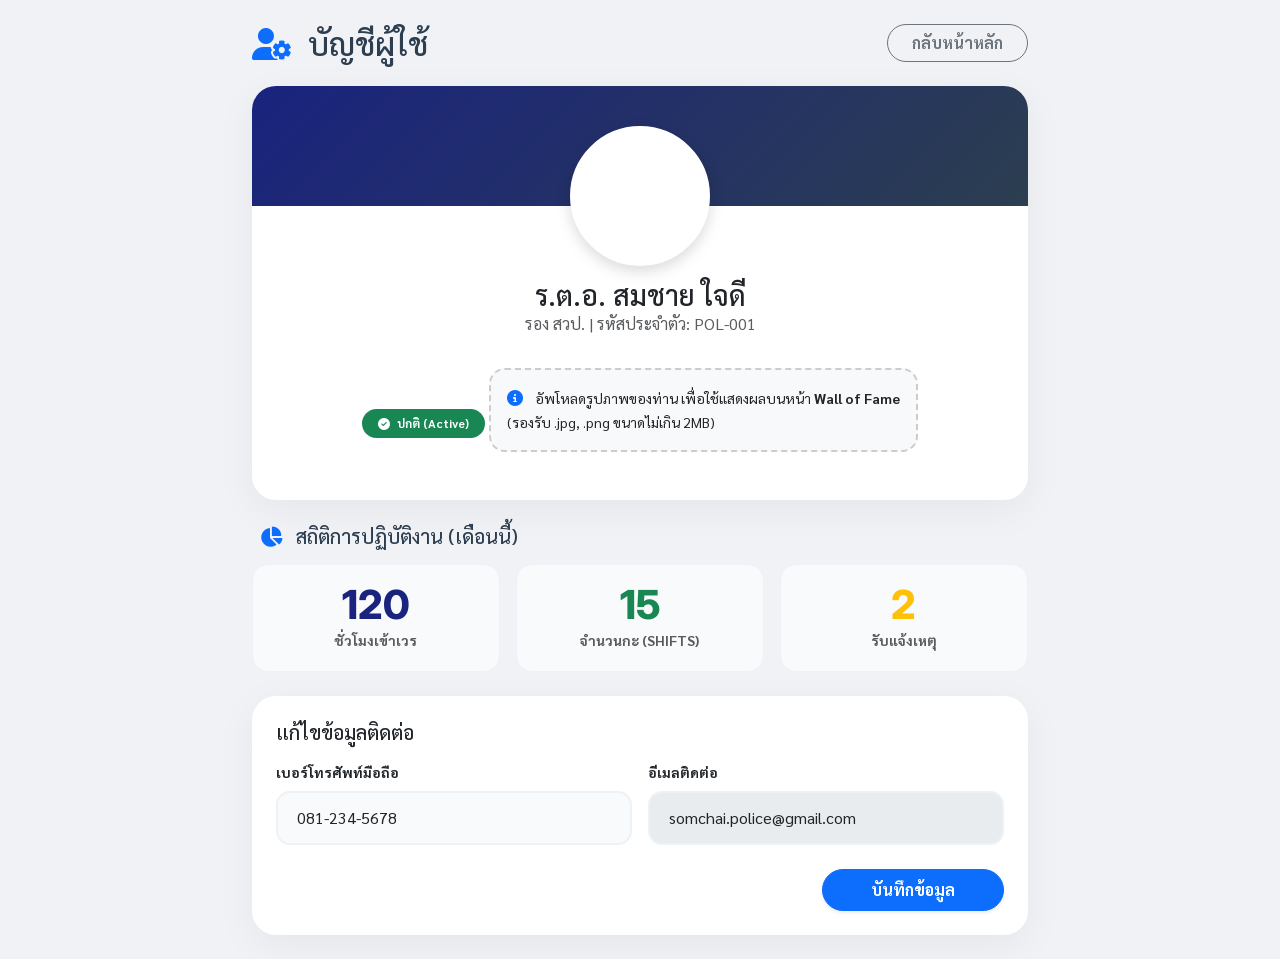
<file: profile.html>
<!DOCTYPE html>
<html lang="th">

<head>
    <meta charset="UTF-8">
    <meta name="viewport" content="width=device-width, initial-scale=1.0">
    <title>โปรไฟล์ส่วนตัว | Police Time Checkout</title>
    <link href="https://cdn.jsdelivr.net/npm/bootstrap@5.3.0/dist/css/bootstrap.min.css" rel="stylesheet">
    <link href="https://fonts.googleapis.com/css2?family=Sarabun:wght@300;400;500;600;700;800&family=Inter:wght@400;500;600;700;800&display=swap" rel="stylesheet">
    <link rel="stylesheet" href="https://cdnjs.cloudflare.com/ajax/libs/font-awesome/6.4.0/css/all.min.css">

    <style>
        :root {
            --police-blue: #1a237e;
            --police-light: #e8eaf6;
            --bg-soft: #f0f2f5;
            --card-radius: 24px;
            --deep-shadow: 0 10px 40px rgba(0, 0, 0, 0.05);
        }

        body { font-family: 'Sarabun', sans-serif; background-color: var(--bg-soft); color: #2c3e50; }
        .font-inter { font-family: 'Inter', sans-serif; }
        .p-card { background: #ffffff; border-radius: var(--card-radius); border: none; box-shadow: var(--deep-shadow); }
        .form-control-luxe { border-radius: 14px; padding: 0.8rem 1.2rem; border: 2px solid #edf2f7; background: #f8fafc; }

        /* ══ PROFILE UPLOAD ══ */
        .profile-header {
            background: linear-gradient(135deg, var(--police-blue), #2c3e50);
            border-radius: var(--card-radius) var(--card-radius) 0 0;
            padding: 80px 20px 40px;
            position: relative;
            text-align: center;
        }

        .avatar-upload {
            position: absolute;
            bottom: -60px;
            left: 50%;
            transform: translateX(-50%);
            width: 140px;
            height: 140px;
            z-index: 10;
        }

        .avatar-preview {
            width: 100%;
            height: 100%;
            border-radius: 50%;
            border: 6px solid white;
            box-shadow: 0 5px 15px rgba(0,0,0,0.15);
            background: white url('https://i.pravatar.cc/150') center center / cover no-repeat;
            position: relative;
            overflow: hidden;
            display: flex;
            align-items: center;
            justify-content: center;
        }

        .avatar-preview::after {
            content: "\f030"; /* FontAwesome Camera */
            font-family: "Font Awesome 6 Free";
            font-weight: 900;
            position: absolute;
            background: rgba(0,0,0,0.5);
            color: white;
            width: 100%;
            height: 40px;
            bottom: 0;
            left: 0;
            display: flex;
            align-items: center;
            justify-content: center;
            font-size: 1.2rem;
            opacity: 0;
            transition: opacity 0.3s;
            cursor: pointer;
        }

        .avatar-preview:hover::after {
            opacity: 1;
        }

        .avatar-input {
            position: absolute;
            width: 100%;
            height: 100%;
            top: 0; left: 0;
            opacity: 0;
            cursor: pointer;
            z-index: 20;
        }

        /* ══ STAT CHARTS ══ */
        .stat-box {
            background: #f8fafc;
            border-radius: 16px;
            padding: 20px;
            text-align: center;
            border: 1px solid #edf2f7;
            transition: transform 0.2s;
        }

        .stat-box:hover {
            transform: translateY(-5px);
            box-shadow: 0 10px 20px rgba(0,0,0,0.05);
            background: white;
            border-color: var(--police-light);
        }

        .stat-value {
            font-size: 2.5rem;
            font-weight: 800;
            color: var(--police-blue);
            line-height: 1;
            margin-bottom: 5px;
        }
    </style>
</head>

<body>
    <div class="container py-4" style="max-width: 800px;">
        
        <div class="d-flex justify-content-between align-items-center mb-4">
            <h2 class="fw-800 mb-0"><i class="fa-solid fa-user-gear text-primary me-2"></i> บัญชีผู้ใช้</h2>
            <a href="main.html" class="btn btn-outline-secondary rounded-pill px-4 fw-bold">กลับหน้าหลัก</a>
        </div>

        <div class="card p-card mb-4" style="overflow: visible;">
            <div class="profile-header">
                <!-- Cover Area -->
                <div class="avatar-upload">
                    <div class="avatar-preview" id="imagePreview">
                        <input type="file" class="avatar-input" accept="image/*" title="อัพโหลดรูปภาพประจำตัว สำหรับโชว์บน Wall of Fame">
                    </div>
                </div>
            </div>
            
            <div class="card-body pt-5 mt-4 text-center pb-5">
                <h3 class="fw-800 mb-0">ร.ต.อ. สมชาย ใจดี</h3>
                <p class="text-muted mb-2">รอง สวป. | รหัสประจำตัว: POL-001</p>
                <span class="badge bg-success rounded-pill px-3 py-2 fw-bold"><i class="fa-solid fa-circle-check me-1"></i> ปกติ (Active)</span>

                <div class="mt-4 p-3 bg-light rounded-4 d-inline-block text-start" style="border: 2px dashed #ccc;">
                    <i class="fa-solid fa-circle-info text-primary me-2"></i> 
                    <span class="small fw-500">อัพโหลดรูปภาพของท่าน เพื่อใช้แสดงผลบนหน้า <b>Wall of Fame</b> <br/> (รองรับ .jpg, .png ขนาดไม่เกิน 2MB)</span>
                </div>
            </div>
        </div>

        <!-- STATISTICS -->
        <h5 class="fw-800 mb-3 ps-2"><i class="fa-solid fa-chart-pie me-2 text-primary"></i> สถิติการปฏิบัติงาน (เดือนนี้)</h5>
        <div class="row g-3 mb-4">
            <div class="col-4">
                <div class="stat-box">
                    <div class="stat-value font-inter">120</div>
                    <div class="small fw-bold text-muted text-uppercase">ชั่วโมงเข้าเวร</div>
                </div>
            </div>
            <div class="col-4">
                <div class="stat-box">
                    <div class="stat-value font-inter text-success">15</div>
                    <div class="small fw-bold text-muted text-uppercase">จำนวนกะ (Shifts)</div>
                </div>
            </div>
            <div class="col-4">
                <div class="stat-box">
                    <div class="stat-value font-inter text-warning">2</div>
                    <div class="small fw-bold text-muted text-uppercase">รับแจ้งเหตุ</div>
                </div>
            </div>
        </div>

        <!-- FORM -->
        <div class="card p-card">
            <div class="card-body p-4">
                <h5 class="fw-800 mb-3">แก้ไขข้อมูลติดต่อ</h5>
                <div class="row g-3">
                    <div class="col-md-6">
                        <label class="form-label small fw-bold">เบอร์โทรศัพท์มือถือ</label>
                        <input type="tel" class="form-control form-control-luxe" value="081-234-5678">
                    </div>
                    <div class="col-md-6">
                        <label class="form-label small fw-bold">อีเมลติดต่อ</label>
                        <input type="email" class="form-control form-control-luxe" value="somchai.police@gmail.com" readonly style="background-color: #e9ecef;">
                    </div>
                    <div class="col-12 mt-4 text-end">
                        <button class="btn btn-primary rounded-pill px-5 fw-bold py-2 shadow-sm">บันทึกข้อมูล</button>
                    </div>
                </div>
            </div>
        </div>

    </div>

    <script>
        // Simple script to preview selected image
        document.querySelector('.avatar-input').addEventListener('change', function(e) {
            if (e.target.files && e.target.files[0]) {
                const reader = new FileReader();
                reader.onload = function(e) {
                    document.getElementById('imagePreview').style.backgroundImage = 'url(' + e.target.result + ')';
                }
                reader.readAsDataURL(e.target.files[0]);
                alert('อัพโหลดรูปภาพสำเร็จ! (จำลองการทํางาน)');
            }
        });
    </script>
</body>
</html>
</file>
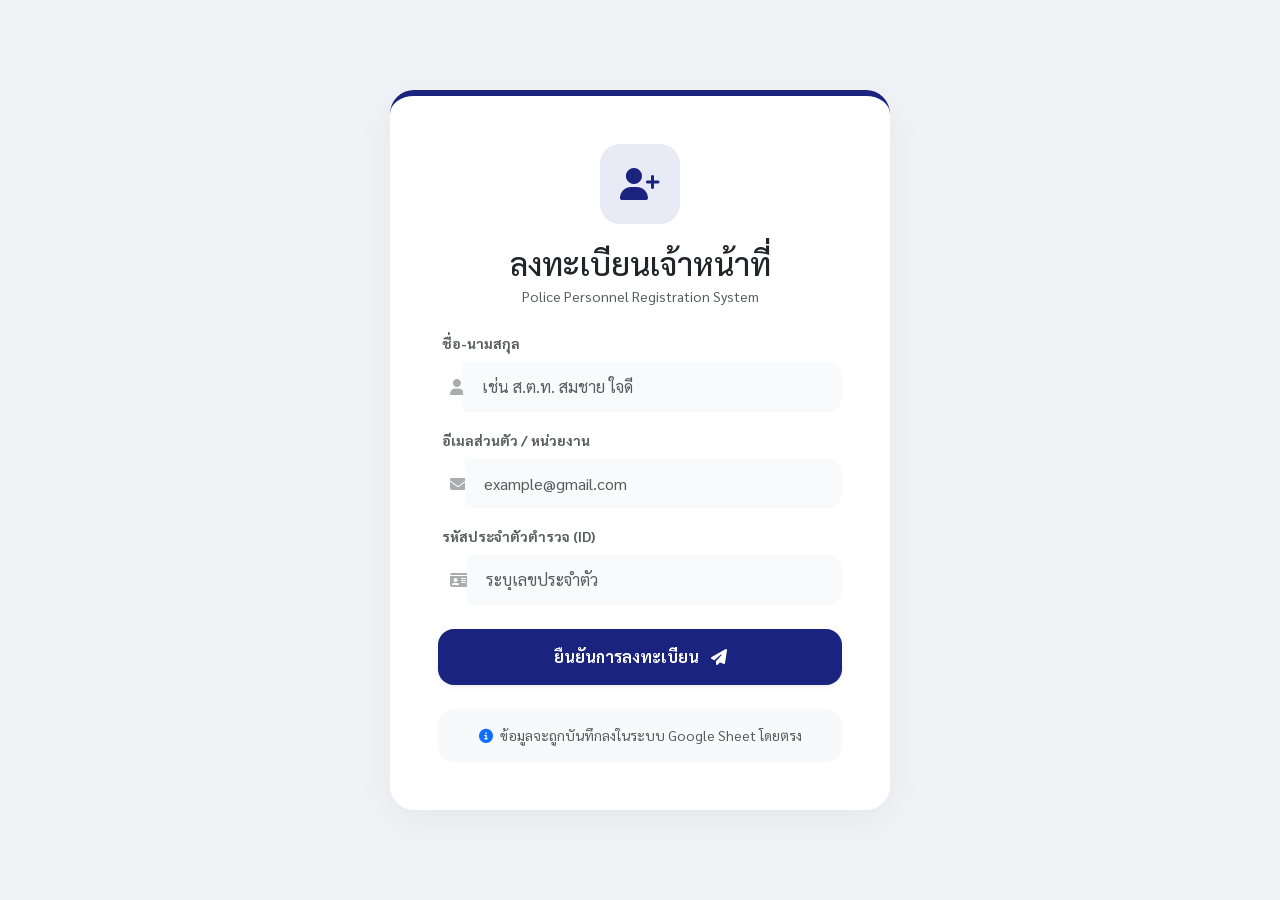
<file: Register.html>
<!DOCTYPE html>
<html lang="th">

<head>
    <meta charset="UTF-8">
    <meta name="viewport" content="width=device-width, initial-scale=1.0">
    <title>ลงทะเบียนบุคลากร | Police Time Checkout</title>
    <!-- Bootstrap 5 CSS -->
    <link href="https://cdn.jsdelivr.net/npm/bootstrap@5.3.0/dist/css/bootstrap.min.css" rel="stylesheet">
    <!-- Google Fonts -->
    <link href="https://fonts.googleapis.com/css2?family=Sarabun:wght@300;400;500;600;700;800&family=Inter:wght@400;500;600;700;800&display=swap" rel="stylesheet">
    <!-- Font Awesome -->
    <link rel="stylesheet" href="https://cdnjs.cloudflare.com/ajax/libs/font-awesome/6.4.0/css/all.min.css">
    
    <style>
        :root {
            --police-blue: #1a237e;
            --police-light: #e8eaf6;
            --accent-gold: #ffd700;
            --bg-soft: #f0f2f5;
            --card-radius: 24px;
            --deep-shadow: 0 10px 40px rgba(0, 0, 0, 0.05);
        }

        body {
            font-family: 'Sarabun', sans-serif;
            background-color: var(--bg-soft);
            color: #2c3e50;
            min-height: 100vh;
            display: flex;
            align-items: center;
            justify-content: center;
            padding: 20px;
        }

        .p-card {
            background: #ffffff;
            border-radius: var(--card-radius);
            border: none;
            box-shadow: var(--deep-shadow);
            transition: transform 0.3s ease;
        }

        .reg-card {
            max-width: 500px;
            width: 100%;
            overflow: hidden;
            border-top: 6px solid var(--police-blue);
        }

        .logo-box {
            width: 80px;
            height: 80px;
            background: var(--police-light);
            border-radius: 20px;
            display: flex;
            align-items: center;
            justify-content: center;
            margin: 0 auto 20px;
            color: var(--police-blue);
        }

        .form-control-luxe {
            border-radius: 14px;
            padding: 0.8rem 1.2rem;
            border: 2px solid #edf2f7;
            background: #f8fafc;
            transition: all 0.3s ease;
        }

        .form-control-luxe:focus {
            border-color: var(--police-blue);
            box-shadow: 0 0 0 4px rgba(26, 35, 126, 0.1);
            background: #fff;
        }

        .btn-luxe {
            border-radius: 16px;
            padding: 1rem 1.5rem;
            font-weight: 700;
            transition: all 0.3s cubic-bezier(0.175, 0.885, 0.32, 1.275);
            border: none;
        }

        .btn-primary-luxe {
            background: var(--police-blue);
            color: white;
        }

        .btn-primary-luxe:hover {
            background: #0d1642;
            color: white;
            box-shadow: 0 8px 25px rgba(26, 35, 126, 0.25);
            transform: translateY(-2px);
        }

        /* ══ LOADING SCREEN ══ */
        #loadingScreen {
            position: fixed;
            top: 0; left: 0; width: 100%; height: 100%;
            background: rgba(255, 255, 255, 0.88);
            backdrop-filter: blur(10px);
            -webkit-backdrop-filter: blur(10px);
            display: none;
            flex-direction: column;
            align-items: center;
            justify-content: center;
            z-index: 99999;
            pointer-events: all;
            cursor: wait;
        }

        .spinner-premium {
            width: 50px;
            height: 50px;
            border: 4px solid var(--police-light);
            border-top: 4px solid var(--police-blue);
            border-radius: 50%;
            animation: spin 1s infinite cubic-bezier(0.5, 0, 0.5, 1);
        }

        @keyframes spin { 0% { transform: rotate(0deg); } 100% { transform: rotate(360deg); } }

        .toast-container { position: fixed; top: 24px; right: 24px; z-index: 10000; }
    </style>
</head>

<body>

    <div id="loadingScreen">
        <div class="spinner-premium"></div>
        <div class="mt-3 fw-bold text-primary small" style="font-family: 'Inter', sans-serif;">SAVING DATA...</div>
    </div>

    <div class="toast-container" id="toastContainer"></div>

    <div class="card p-card reg-card">
        <div class="p-4 p-md-5">
            <div class="text-center mb-4">
                <div class="logo-box">
                    <i class="fa-solid fa-user-plus fa-2x"></i>
                </div>
                <h2 class="fw-800 mb-1">ลงทะเบียนเจ้าหน้าที่</h2>
                <p class="text-muted small mb-0">Police Personnel Registration System</p>
            </div>

            <form id="regForm" onsubmit="handleRegister(event)">
                <!-- Full Name -->
                <div class="mb-3">
                    <label class="form-label small fw-bold text-muted ps-1 text-uppercase">ชื่อ-นามสกุล</label>
                    <div class="input-group">
                        <span class="input-group-text bg-transparent border-0 pe-0"><i class="fa-solid fa-user text-muted opacity-50"></i></span>
                        <input type="text" id="fullName" class="form-control form-control-luxe border-0 shadow-none" placeholder="เช่น ส.ต.ท. สมชาย ใจดี" required>
                    </div>
                </div>

                <!-- Email -->
                <div class="mb-3">
                    <label class="form-label small fw-bold text-muted ps-1 text-uppercase">อีเมลส่วนตัว / หน่วยงาน</label>
                    <div class="input-group">
                        <span class="input-group-text bg-transparent border-0 pe-0"><i class="fa-solid fa-envelope text-muted opacity-50"></i></span>
                        <input type="email" id="email" class="form-control form-control-luxe border-0 shadow-none" placeholder="example@gmail.com" required>
                    </div>
                </div>

                <!-- Police Code -->
                <div class="mb-4">
                    <label class="form-label small fw-bold text-muted ps-1 text-uppercase">รหัสประจำตัวตำรวจ (ID)</label>
                    <div class="input-group">
                        <span class="input-group-text bg-transparent border-0 pe-0"><i class="fa-solid fa-id-card text-muted opacity-50"></i></span>
                        <input type="text" id="policeCode" class="form-control form-control-luxe border-0 shadow-none" placeholder="ระบุเลขประจำตัว" required>
                    </div>
                </div>

                <button type="submit" class="btn btn-luxe btn-primary-luxe w-100 py-3 mb-3 shadow-sm" id="btnSubmit">
                    ยืนยันการลงทะเบียน <i class="fa-solid fa-paper-plane ms-2"></i>
                </button>
                
                <div class="text-center mt-2">
                    <div class="p-3 bg-light rounded-4 small text-muted">
                        <i class="fa-solid fa-circle-info me-1 text-primary"></i> 
                        ข้อมูลจะถูกบันทึกลงในระบบ Google Sheet โดยตรง
                    </div>
                </div>
            </form>
        </div>
    </div>

    <script>
        const CONFIG = {
            WEB_APP_URL: 'https://script.google.com/macros/s/AKfycbzbX9M52hcMTnyFZMZdV86ZuB9qF_uBifuA7vlFSu9J0WwKRPJ-jI39hssIAhavDjb3/exec',
        };

        const UI = {
            toast(type, title, msg) {
                const color = type === 'success' ? '#2e7d32' : '#c62828';
                const container = document.getElementById('toastContainer');
                const el = document.createElement('div');
                el.className = `toast show p-card border-0 mb-3 overflow-hidden shadow-lg`;
                el.style.maxWidth = '320px';
                el.innerHTML = `
                    <div class="d-flex border-start border-4" style="border-color: ${color} !important;">
                        <div class="p-3 text-white d-flex align-items-center justify-content-center" style="background: ${color}; width: 60px;">
                            <i class="fa-solid ${type === 'success' ? 'fa-check' : 'fa-triangle-exclamation'} fa-lg"></i>
                        </div>
                        <div class="p-3 bg-white flex-grow-1">
                            <strong class="d-block mb-1" style="color: ${color}">${title}</strong>
                            <div class="small text-muted">${msg}</div>
                        </div>
                        <button type="button" class="btn-close m-2 shadow-none" data-bs-dismiss="toast" onclick="this.closest('.toast').remove()"></button>
                    </div>`;
                container.appendChild(el);
                setTimeout(() => el.remove(), 5000);
            },
            showLoading() { 
                document.getElementById('loadingScreen').style.display = 'flex';
                document.body.style.pointerEvents = 'none';
            },
            hideLoading() { 
                document.getElementById('loadingScreen').style.display = 'none';
                document.body.style.pointerEvents = '';
            }
        };

        async function handleRegister(event) {
            event.preventDefault();
            const fullName = document.getElementById('fullName').value.trim();
            const email = document.getElementById('email').value.trim();
            const policeCode = document.getElementById('policeCode').value.trim();
            const btn = document.getElementById('btnSubmit');

            if (!CONFIG.WEB_APP_URL) {
                UI.toast('error', 'ข้อผิดพลาด', 'กรุณาระบุ WEB_APP_URL ในส่วน CONFIG ก่อนใช้งาน');
                return;
            }

            btn.disabled = true;
            UI.showLoading();

            try {
                const data = {
                    action: 'register',
                    policeCode: policeCode,
                    policeName: fullName,
                    policeEmail: email
                };

                const response = await fetch(CONFIG.WEB_APP_URL, {
                    method: 'POST',
                    body: JSON.stringify(data)
                });

                const result = await response.json();

                if (result.status === 'success') {
                    UI.toast('success', 'ลงทะเบียนสำเร็จ', `ระบบได้รับข้อมูลของ ${fullName} เรียบร้อยแล้ว`);
                    document.getElementById('regForm').reset();
                } else {
                    throw new Error(result.message || 'เกิดข้อผิดพลาดในการบันทึก');
                }
            } catch (err) {
                console.error('Registration error:', err);
                UI.toast('error', 'เกิดข้อผิดพลาด', err.message);
            } finally {
                btn.disabled = false;
                UI.hideLoading();
            }
        }
    </script>
</body>

</html>
</file>
